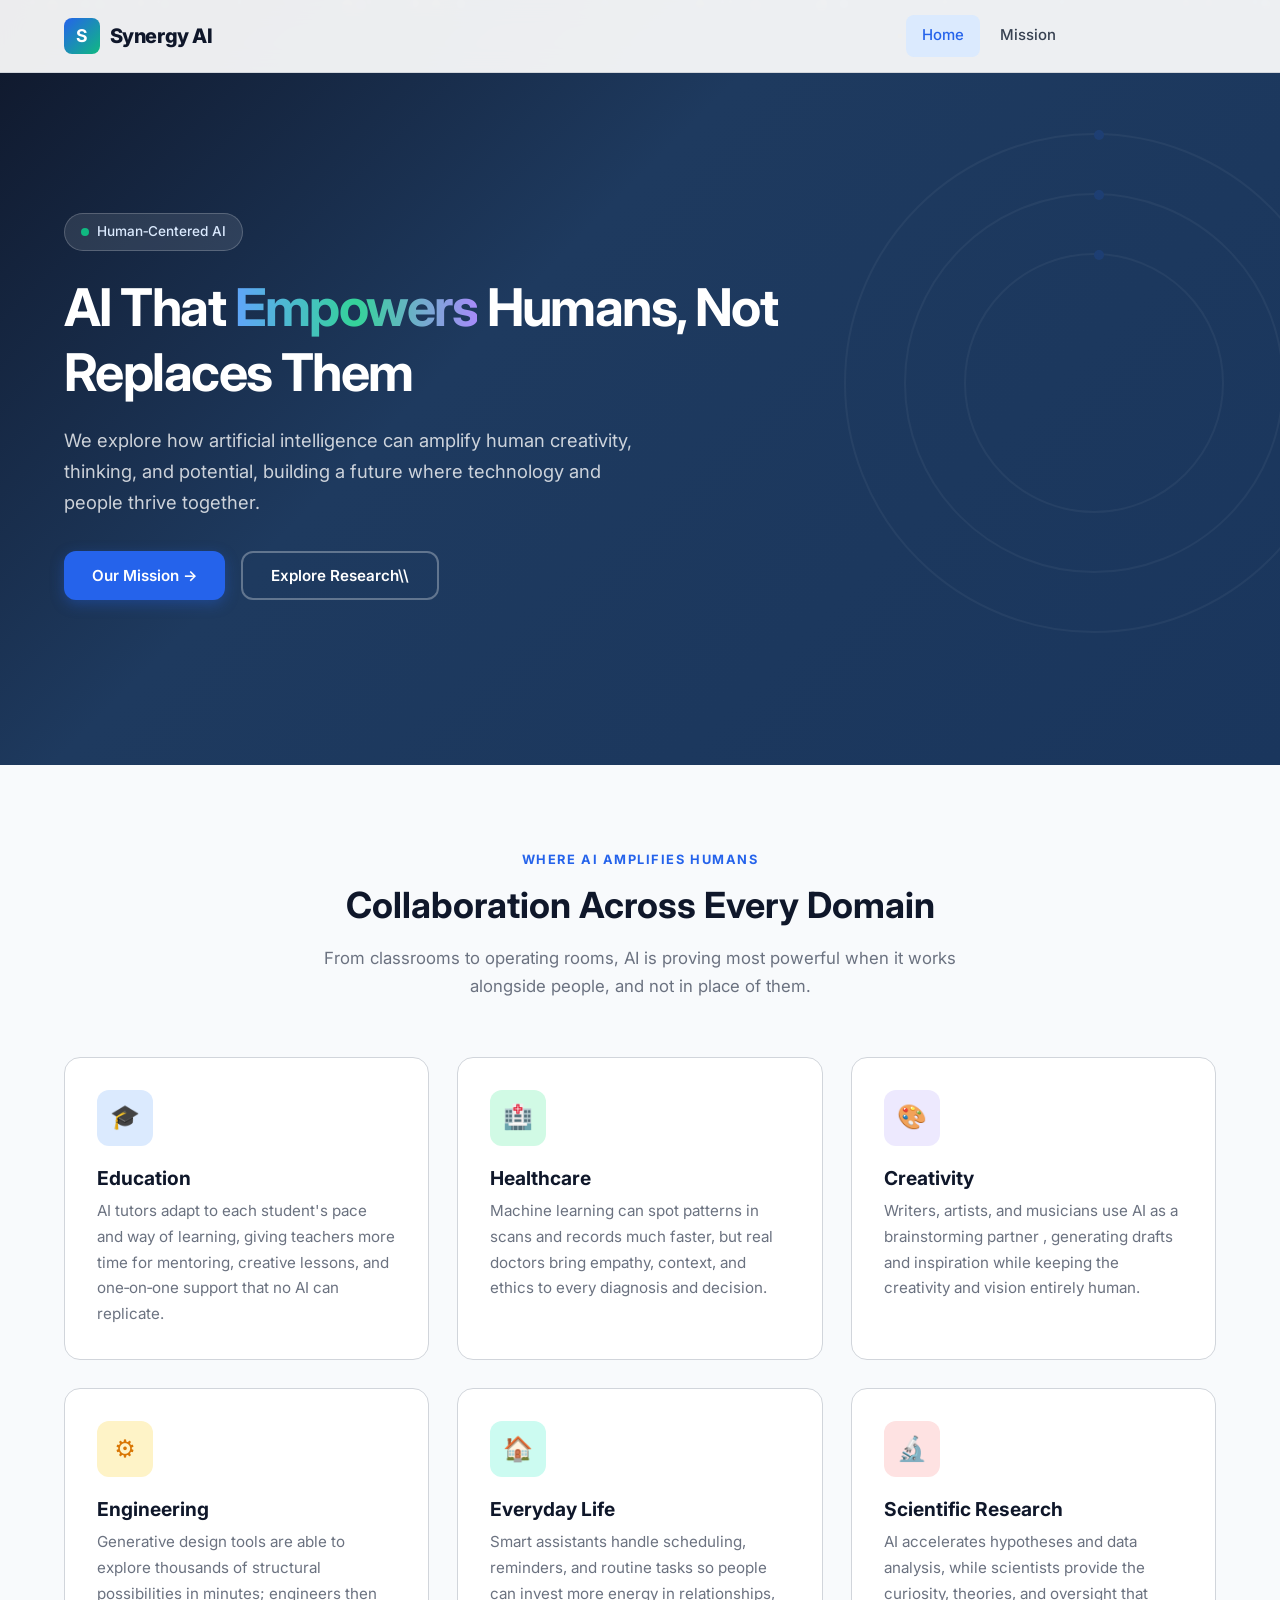
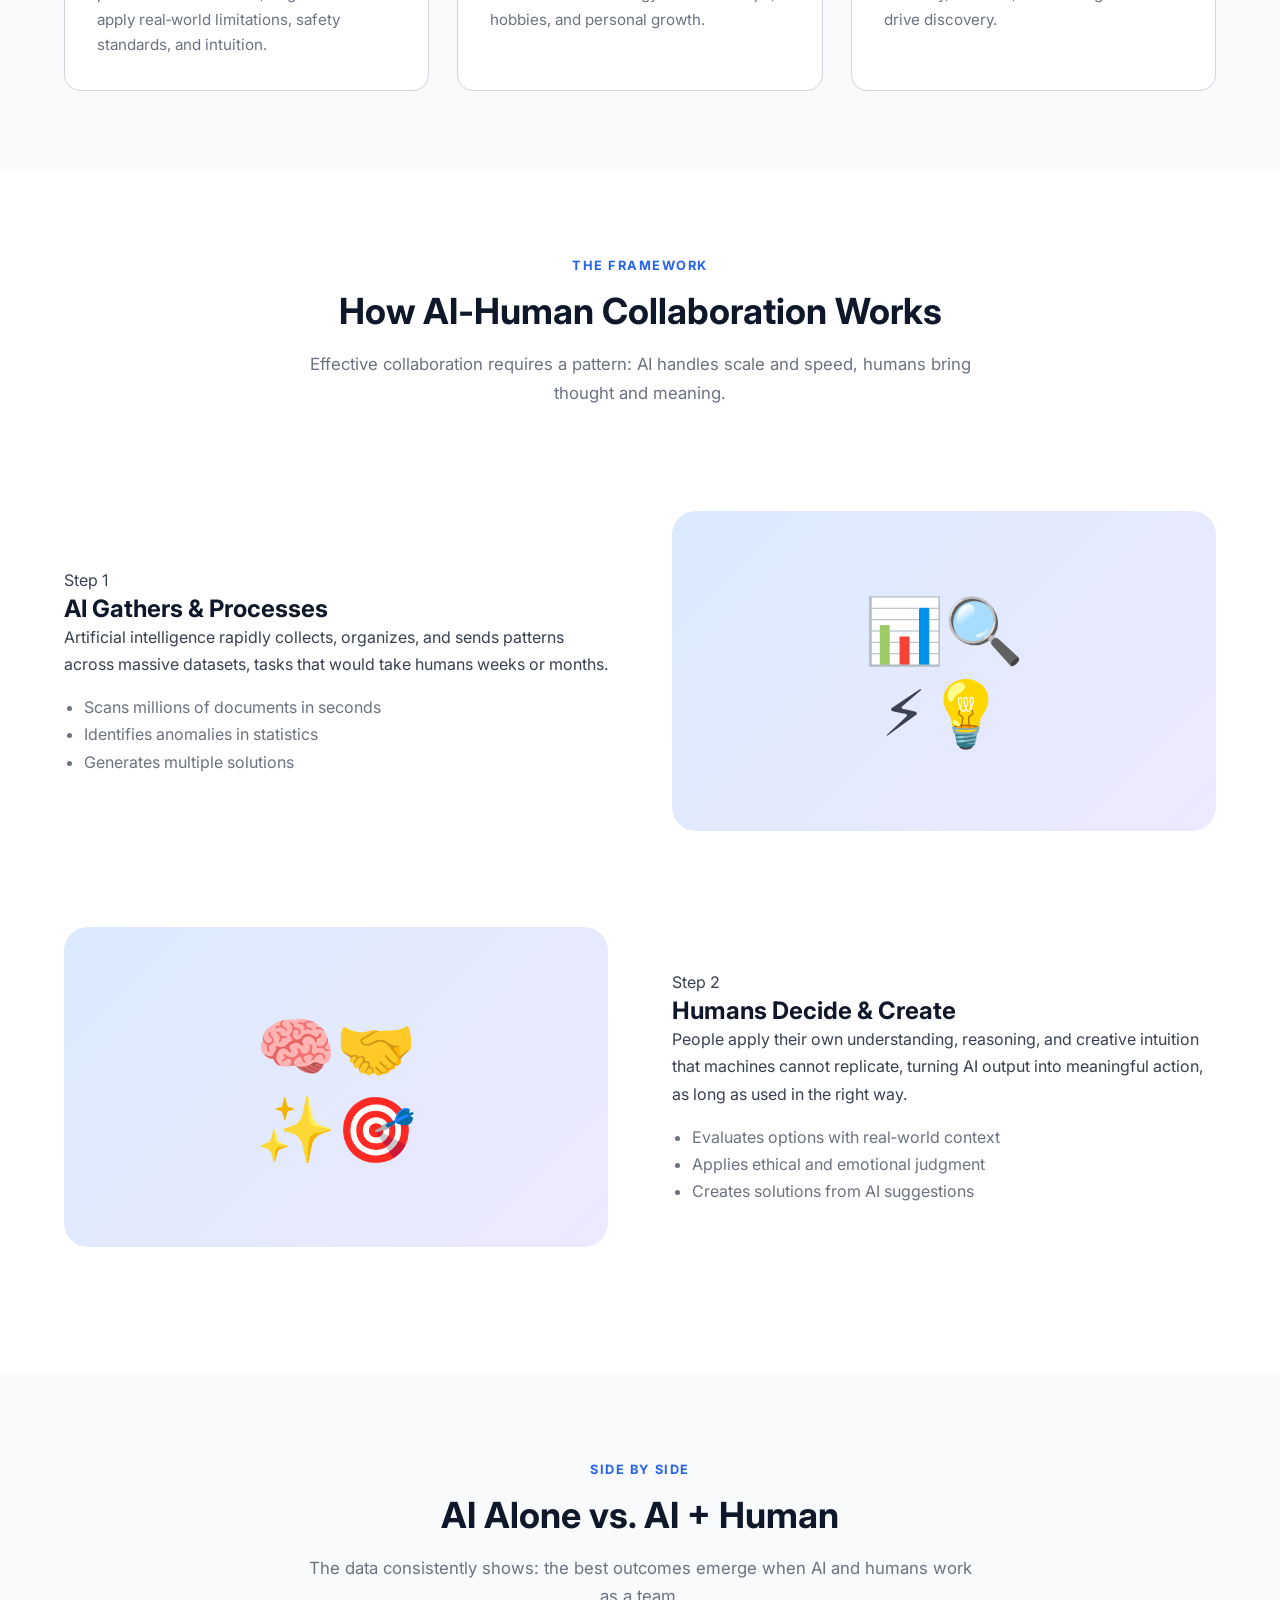
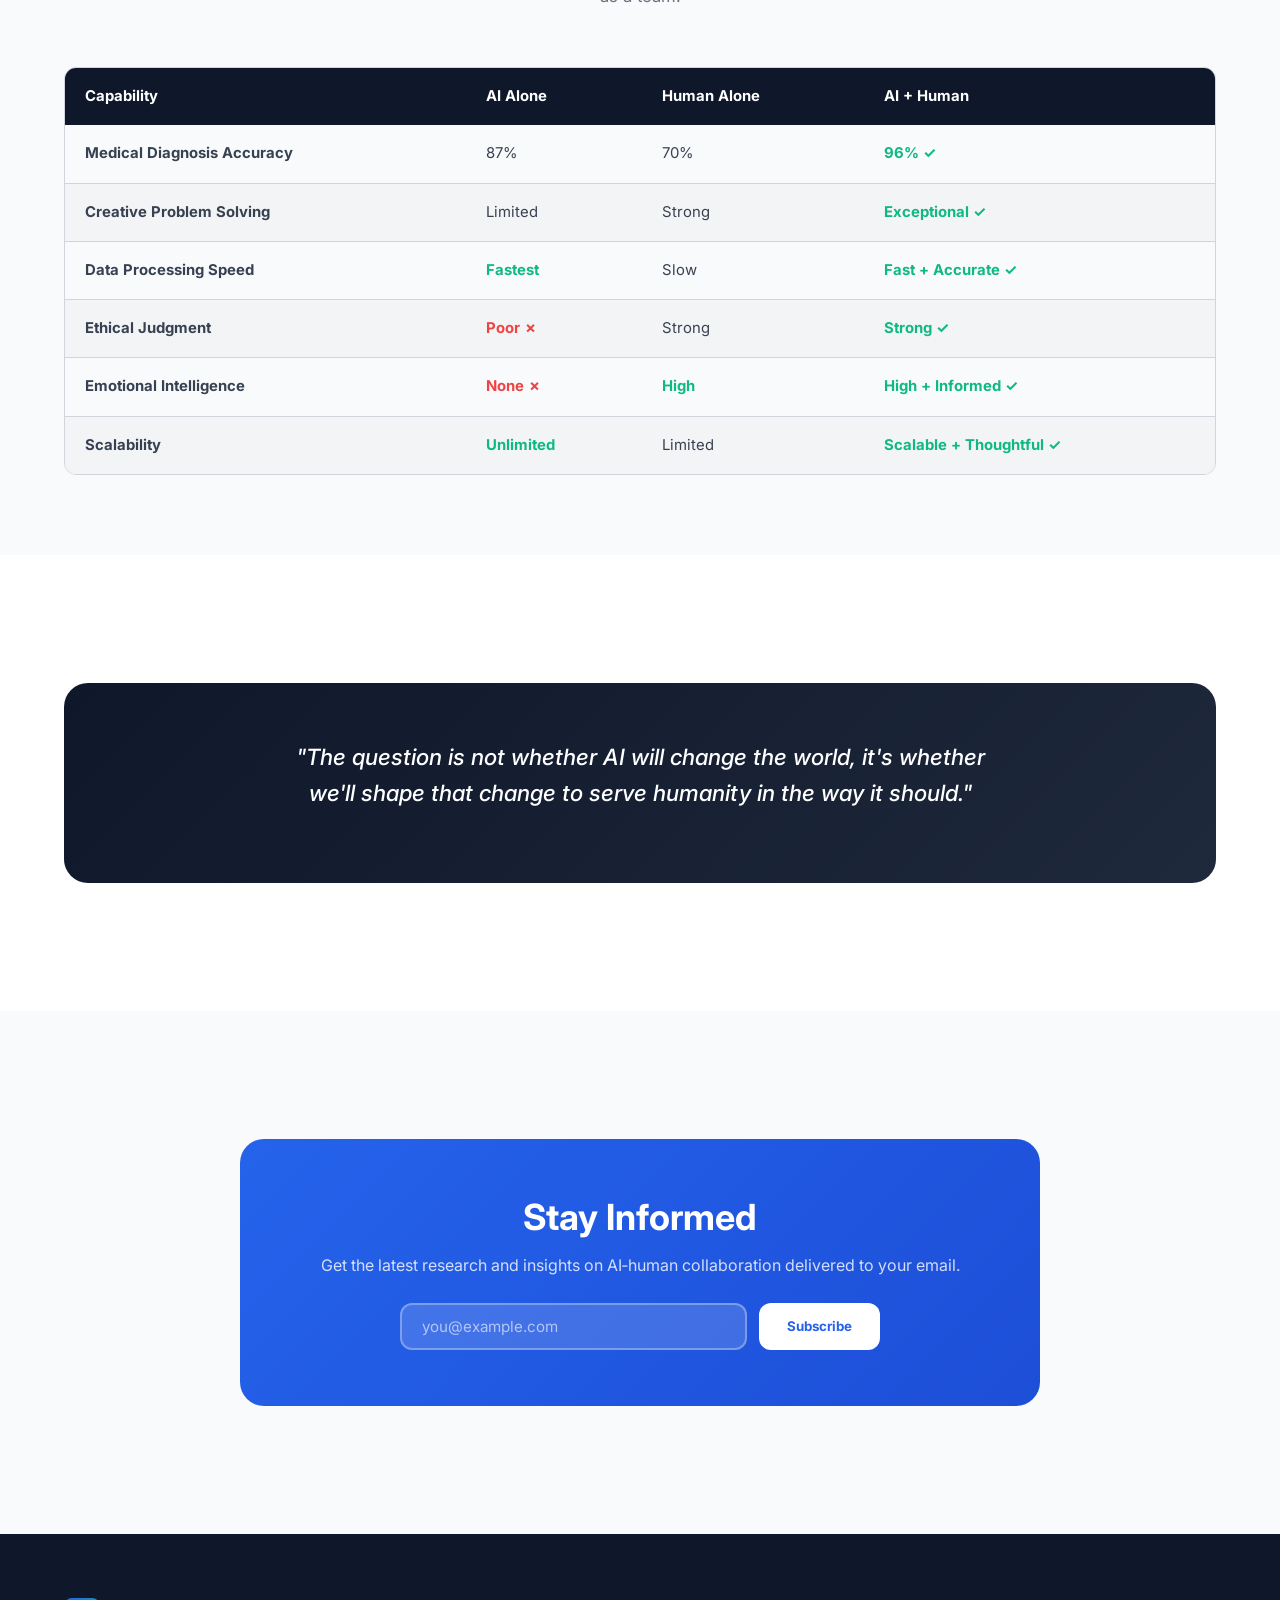
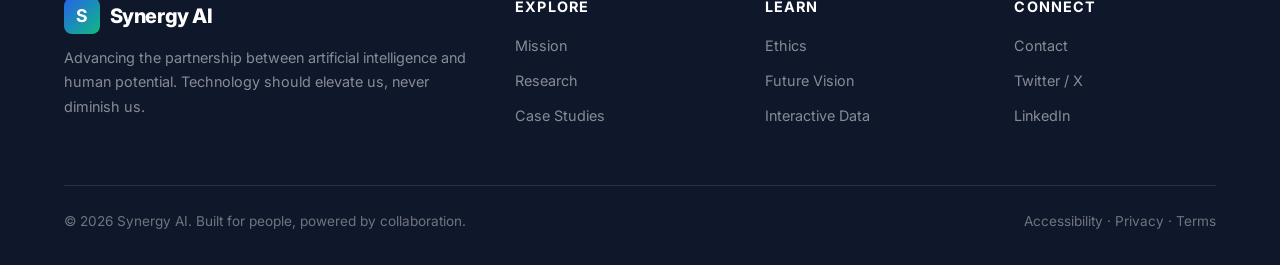
<file: index.html>
<!DOCTYPE html>
<html lang="en">
<head>
  <meta charset="UTF-8">
  <meta name="viewport" content="width=device-width, initial-scale=1.0">
  <meta name="description" content=">
  <title>Synergy AI</title>
  <link rel="preconnect" href="https://fonts.googleapis.com">
  <link rel="preconnect" href="https://fonts.gstatic.com" crossorigin>
  <link href="https://fonts.googleapis.com/css2?family=Inter:wght@400;500;600;700;800;900&display=swap" rel="stylesheet">
  <link rel="stylesheet" href="styles.css">
</head>
<body>

  <a href="#main" class="skip-link">Skip to main content</a>

  <!-- ===== HEADER ===== -->
  <header class="site-header" role="banner">
    <div class="nav-wrapper">
      <a href="index.html" class="logo" aria-label="Synergy AI Home">
        <span class="logo-icon" aria-hidden="true">S</span>
        <span>Synergy AI</span>
      </a>
      <nav aria-label="Main navigation">
        <button class="nav-toggle" aria-label="Open menu" aria-expanded="false">
          <svg viewBox="0 0 24 24" fill="none" stroke="currentColor" stroke-width="2" stroke-linecap="round"><line x1="3" y1="6" x2="21" y2="6"/><line x1="3" y1="12" x2="21" y2="12"/><line x1="3" y1="18" x2="21" y2="18"/></svg>
        </button>
        <ul class="nav-links" role="menubar">
          <button class="nav-close" aria-label="Close menu">
            <svg viewBox="0 0 24 24" fill="none" stroke="currentColor" stroke-width="2" stroke-linecap="round"><line x1="18" y1="6" x2="6" y2="18"/><line x1="6" y1="6" x2="18" y2="18"/></svg>
          </button>
          <li role="none"><a href="index.html" role="menuitem" class="active">Home</a></li>
          <li role="none"><a href="mission.html" role="menuitem">Mission</a></li>
          <li role="none"><a href="research.html" role="menuitem"></a></li>
          <li role="none"><a href="case-studies.html" role="menuitem"></a></li>
          <li role="none"><a href="ethics.html" role="menuitem"></a></li>
          <li role="none"><a href="future.html" role="menuitem"></a></li>
        </ul>
      </nav>
    </div>
  </header>

  <!-- ===== HERO ===== -->
  <section class="hero hero-home" aria-labelledby="hero-heading">
    <div class="hero-particles" aria-hidden="true"></div>
    <div class="hero-visual" aria-hidden="true">
      <div class="hero-ring"><div class="hero-ring-dot"></div></div>
      <div class="hero-ring"><div class="hero-ring-dot"></div></div>
      <div class="hero-ring"><div class="hero-ring-dot"></div></div>
    </div>
    <div class="container">
      <div class="hero-content">
        <div class="hero-badge"><span class="dot" aria-hidden="true"></span> Human‑Centered AI</div>
        <h1 id="hero-heading">AI That <span class="gradient-text">Empowers</span> Humans, Not Replaces Them</h1>
        <p>We explore how artificial intelligence can amplify human creativity, thinking, and potential, building a future where technology and people thrive together.</p>
        <div class="hero-actions">
          <a href="mission.html" class="btn btn-primary">Our Mission →</a>
          <a href="research.html" class="btn btn-outline">Explore Research\\</a>
        </div>
      </div>
    </div>
  </section>

  <!-- ===== MAIN ===== -->
  <main id="main">

    <!-- 

    <!-- Domains -->
    <section class="section" aria-labelledby="domains-heading">
      <div class="container">
        <div class="section-header reveal">
          <span class="overline">Where AI Amplifies Humans</span>
          <h2 id="domains-heading">Collaboration Across Every Domain</h2>
          <p>From classrooms to operating rooms, AI is proving most powerful when it works alongside people, and not in place of them.</p>
        </div>

        <div class="card-grid">
          <article class="card reveal" aria-labelledby="card-edu">
            <div class="card-icon blue" aria-hidden="true">🎓</div>
            <h3 id="card-edu">Education</h3>
            <p>AI tutors adapt to each student's pace and way of learning, giving teachers more time for mentoring, creative lessons, and one‑on‑one support that no AI can replicate.</p>
          </article>

          <article class="card reveal" aria-labelledby="card-health">
            <div class="card-icon green" aria-hidden="true">🏥</div>
            <h3 id="card-health">Healthcare</h3>
            <p>Machine learning can spot patterns in scans and records much faster, but real doctors bring empathy, context, and ethics to every diagnosis and decision.</p>
          </article>

          <article class="card reveal" aria-labelledby="card-create">
            <div class="card-icon purple" aria-hidden="true">🎨</div>
            <h3 id="card-create">Creativity</h3>
            <p>Writers, artists, and musicians use AI as a brainstorming partner , generating drafts and inspiration while keeping the creativity and vision entirely human.</p>
          </article>

          <article class="card reveal" aria-labelledby="card-eng">
            <div class="card-icon amber" aria-hidden="true">⚙️</div>
            <h3 id="card-eng">Engineering</h3>
            <p>Generative design tools are able to explore thousands of structural possibilities in minutes; engineers then apply real‑world limitations, safety standards, and intuition.</p>
          </article>

          <article class="card reveal" aria-labelledby="card-daily">
            <div class="card-icon teal" aria-hidden="true">🏠</div>
            <h3 id="card-daily">Everyday Life</h3>
            <p>Smart assistants handle scheduling, reminders, and routine tasks so people can invest more energy in relationships, hobbies, and personal growth.</p>
          </article>

          <article class="card reveal" aria-labelledby="card-science">
            <div class="card-icon red" aria-hidden="true">🔬</div>
            <h3 id="card-science">Scientific Research</h3>
            <p>AI accelerates hypotheses and data analysis, while scientists provide the curiosity, theories, and oversight that drive discovery.</p>
          </article>
        </div>
      </div>
    </section>

    <!-- How It Works -->
    <section class="section section-alt" aria-labelledby="how-heading">
      <div class="container">
        <div class="section-header reveal">
          <span class="overline">The Framework</span>
          <h2 id="how-heading">How AI‑Human Collaboration Works</h2>
          <p>Effective collaboration requires a pattern: AI handles scale and speed, humans bring thought and meaning.</p>
        </div>

        <div class="feature-split reveal">
          <div>
            <span class="overline">Step 1</span>
            <h3>AI Gathers &amp; Processes</h3>
            <p>Artificial intelligence rapidly collects, organizes, and sends patterns across massive datasets, tasks that would take humans weeks or months.</p>
            <ul style="margin-top:1rem; padding-left:1.25rem; color:var(--clr-gray-500);">
              <li>Scans millions of documents in seconds</li>
              <li>Identifies anomalies in statistics</li>
              <li>Generates multiple solutions</li>
            </ul>
          </div>
          <div class="feature-visual" aria-hidden="true">
            <div class="feature-visual-inner">📊🔍<br>⚡💡</div>
          </div>
        </div>

        <div class="feature-split reverse reveal">
          <div>
            <span class="overline">Step 2</span>
            <h3>Humans Decide &amp; Create</h3>
            <p>People apply their own understanding, reasoning, and creative intuition that machines cannot replicate, turning AI output into meaningful action, as long as used in the right way.</p>
            <ul style="margin-top:1rem; padding-left:1.25rem; color:var(--clr-gray-500);">
              <li>Evaluates options with real‑world context</li>
              <li>Applies ethical and emotional judgment</li>
              <li>Creates solutions from AI suggestions</li>
            </ul>
          </div>
          <div class="feature-visual" aria-hidden="true">
            <div class="feature-visual-inner">🧠🤝<br>✨🎯</div>
          </div>
        </div>
      </div>
    </section>

    <!-- Comparison Table -->
    <section class="section" aria-labelledby="compare-heading">
      <div class="container">
        <div class="section-header reveal">
          <span class="overline">Side by Side</span>
          <h2 id="compare-heading">AI Alone vs. AI + Human</h2>
          <p>The data consistently shows: the best outcomes emerge when AI and humans work as a team.</p>
        </div>

        <div class="reveal" style="overflow-x:auto;">
          <table class="comparison-table" aria-label="Comparison of AI alone versus AI with human collaboration">
            <thead>
              <tr>
                <th scope="col">Capability</th>
                <th scope="col">AI Alone</th>
                <th scope="col">Human Alone</th>
                <th scope="col">AI + Human</th>
              </tr>
            </thead>
            <tbody>
              <tr>
                <td><strong>Medical Diagnosis Accuracy</strong></td>
                <td>87%</td>
                <td>70%</td>
                <td><span class="check">96% ✓</span></td>
              </tr>
              <tr>
                <td><strong>Creative Problem Solving</strong></td>
                <td>Limited</td>
                <td>Strong</td>
                <td><span class="check">Exceptional ✓</span></td>
              </tr>
              <tr>
                <td><strong>Data Processing Speed</strong></td>
                <td><span class="check">Fastest</span></td>
                <td>Slow</td>
                <td><span class="check">Fast + Accurate ✓</span></td>
              </tr>
              <tr>
                <td><strong>Ethical Judgment</strong></td>
                <td><span class="cross">Poor ✗</span></td>
                <td>Strong</td>
                <td><span class="check">Strong ✓</span></td>
              </tr>
              <tr>
                <td><strong>Emotional Intelligence</strong></td>
                <td><span class="cross">None ✗</span></td>
                <td><span class="check">High</span></td>
                <td><span class="check">High + Informed ✓</span></td>
              </tr>
              <tr>
                <td><strong>Scalability</strong></td>
                <td><span class="check">Unlimited</span></td>
                <td>Limited</td>
                <td><span class="check">Scalable + Thoughtful ✓</span></td>
              </tr>
            </tbody>
          </table>
        </div>
      </div>
    </section>

    <!-- Quote -->
    <section class="section section-alt" aria-label="Featured quote">
      <div class="container">
        <div class="callout reveal">
          <blockquote>"The question is not whether AI will change the world, it's whether we'll shape that change to serve humanity in the way it should."</blockquote>
          <cite> </cite>
        </div>
      </div>
    </section>

    <!-- CTA -->
    <section class="section" aria-labelledby="cta-heading">
      <div class="container">
        <div class="newsletter reveal">
          <h2 id="cta-heading">Stay Informed</h2>
          <p>Get the latest research and insights on AI‑human collaboration delivered to your email.</p>
          <form class="newsletter-form" aria-label="Newsletter signup">
            <label for="nl-email" class="sr-only">Email address</label>
            <input type="email" id="nl-email" placeholder="you@example.com" required>
            <button type="submit">Subscribe</button>
          </form>
        </div>
      </div>
    </section>

  </main>

  <!-- ===== FOOTER ===== -->
  <footer class="site-footer" role="contentinfo">
    <div class="container">
      <div class="footer-grid">
        <div class="footer-brand">
          <a href="index.html" class="logo" style="color:#fff;">
            <span class="logo-icon" aria-hidden="true">S</span>
            <span>Synergy AI</span>
          </a>
          <p>Advancing the partnership between artificial intelligence and human potential. Technology should elevate us, never diminish us.</p>
        </div>
        <div class="footer-col">
          <h4>Explore</h4>
          <ul>
            <li><a href="mission.html">Mission</a></li>
            <li><a href="research.html">Research</a></li>
            <li><a href="case-studies.html">Case Studies</a></li>
          </ul>
        </div>
        <div class="footer-col">
          <h4>Learn</h4>
          <ul>
            <li><a href="ethics.html">Ethics</a></li>
            <li><a href="future.html">Future Vision</a></li>
            <li><a href="research.html#interactive">Interactive Data</a></li>
          </ul>
        </div>
        <div class="footer-col">
          <h4>Connect</h4>
          <ul>
            <li><a href="#" aria-label="Contact us">Contact</a></li>
            <li><a href="#" aria-label="Twitter">Twitter / X</a></li>
            <li><a href="#" aria-label="LinkedIn">LinkedIn</a></li>
          </ul>
        </div>
      </div>
      <div class="footer-bottom">
        <span>&copy; 2026 Synergy AI. Built for people, powered by collaboration.</span>
        <span>Accessibility · Privacy · Terms</span>
      </div>
    </div>
  </footer>

  <script src="script.js"></script>
</body>
</html>
</file>
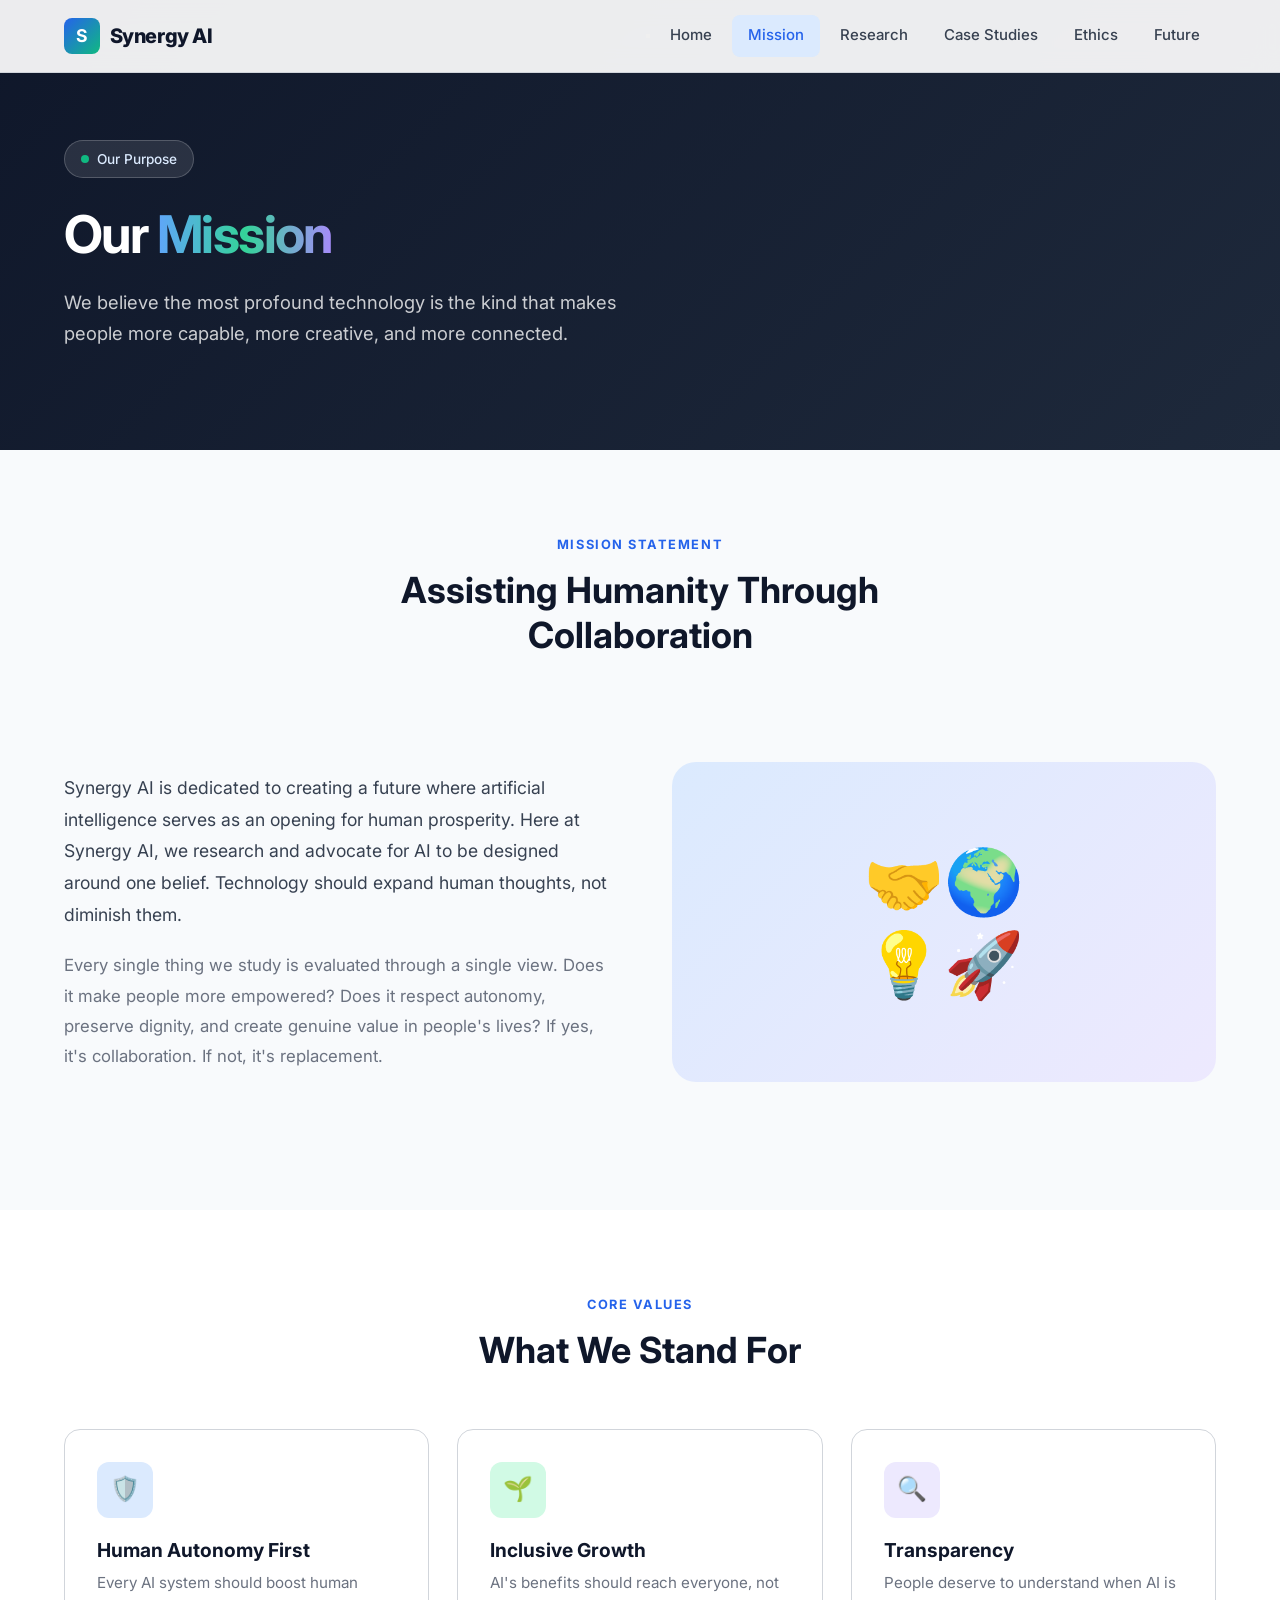
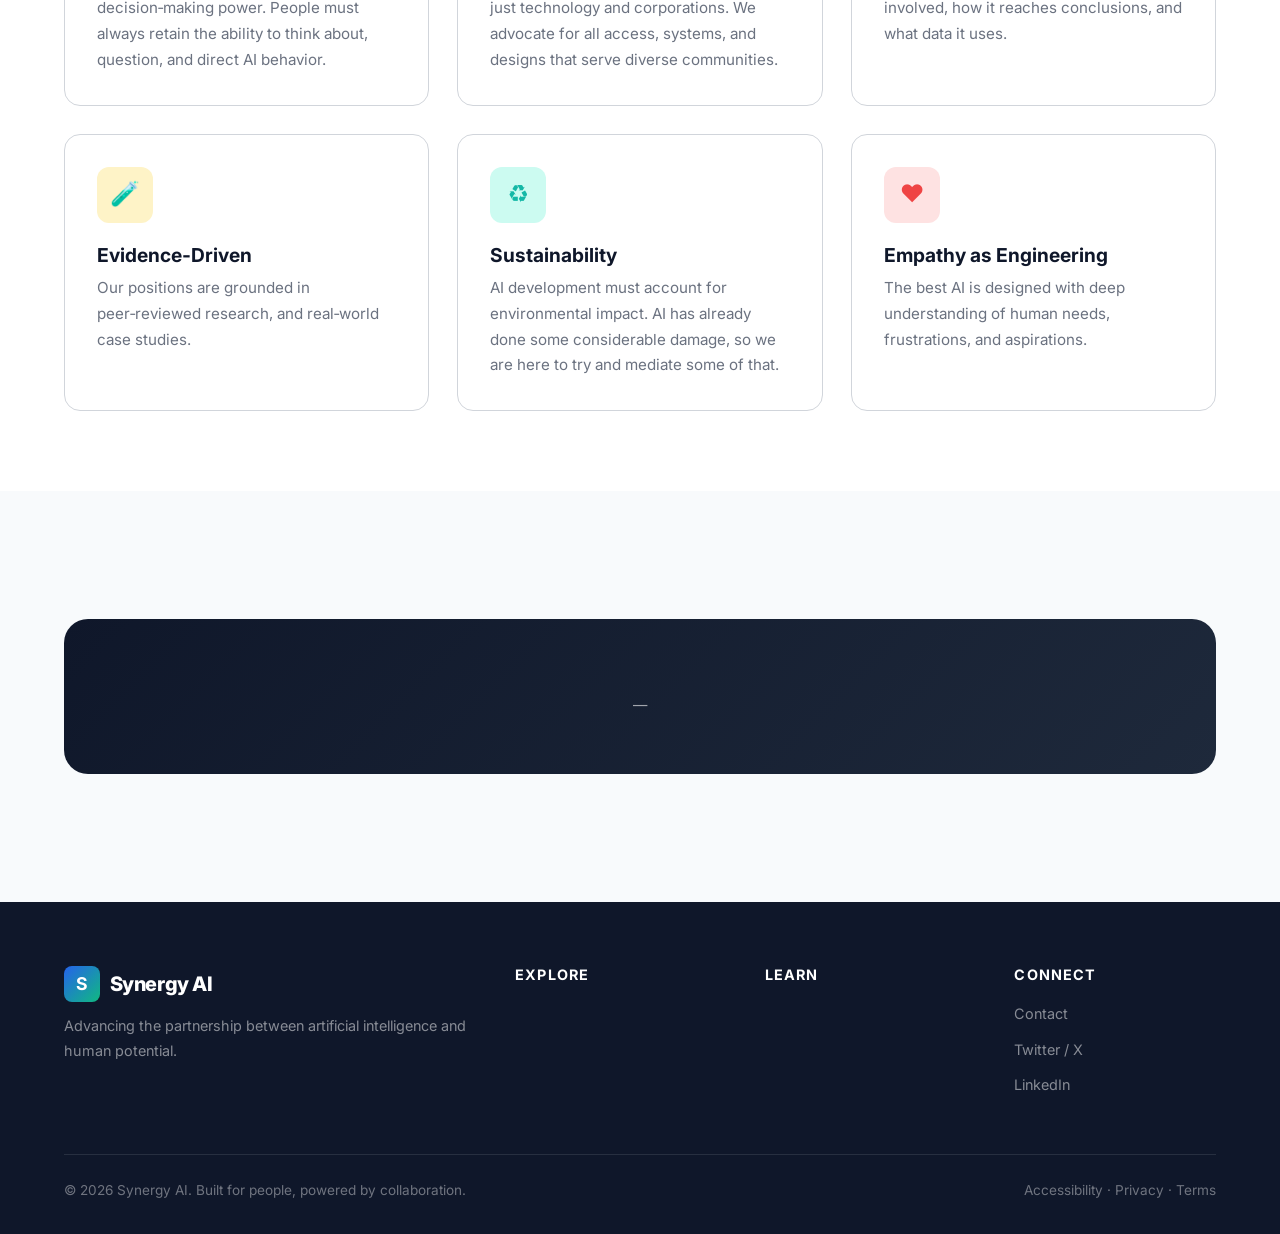
<file: mission.html>
<!DOCTYPE html>
<html lang="en">
<head>
  <meta charset="UTF-8">
  <meta name="viewport" content="width=device-width, initial-scale=1.0">
  <meta name="description" content="Our mission: ensure artificial intelligence serves as a partner to humanity — amplifying what makes us uniquely human.">
  <title>Synergy AI</title>
  <link rel="preconnect" href="https://fonts.googleapis.com">
  <link rel="preconnect" href="https://fonts.gstatic.com" crossorigin>
  <link href="https://fonts.googleapis.com/css2?family=Inter:wght@400;500;600;700;800;900&display=swap" rel="stylesheet">
  <link rel="stylesheet" href="styles.css">
</head>
<body>

  <a href="#main" class="skip-link">Skip to main content</a>

  <!-- HEADER -->
  <header class="site-header" role="banner">
    <div class="nav-wrapper">
      <a href="index.html" class="logo" aria-label="Synergy AI Home">
        <span class="logo-icon" aria-hidden="true">S</span>
        <span>Synergy AI</span>
      </a>
      <nav aria-label="Main navigation">
        <button class="nav-toggle" aria-label="Open menu" aria-expanded="false">
          <svg viewBox="0 0 24 24" fill="none" stroke="currentColor" stroke-width="2" stroke-linecap="round"><line x1="3" y1="6" x2="21" y2="6"/><line x1="3" y1="12" x2="21" y2="12"/><line x1="3" y1="18" x2="21" y2="18"/></svg>
        </button>
        <ul class="nav-links" role="menubar">
          <button class="nav-close" aria-label="Close menu">
            <svg viewBox="0 0 24 24" fill="none" stroke="currentColor" stroke-width="2" stroke-linecap="round"><line x1="18" y1="6" x2="6" y2="18"/><line x1="6" y1="6" x2="18" y2="18"/></svg>
          </button>
          <li role="none"><a href="index.html" role="menuitem">Home</a></li>
          <li role="none"><a href="mission.html" role="menuitem" class="active">Mission</a></li>
          <li role="none"><a href="research.html" role="menuitem">Research</a></li>
          <li role="none"><a href="case-studies.html" role="menuitem">Case Studies</a></li>
          <li role="none"><a href="ethics.html" role="menuitem">Ethics</a></li>
          <li role="none"><a href="future.html" role="menuitem">Future</a></li>
        </ul>
      </nav>
    </div>
  </header>

  <!-- HERO -->
  <section class="hero hero-page" aria-labelledby="mission-hero">
    <div class="container">
      <div class="hero-content">
        <div class="hero-badge"><span class="dot" aria-hidden="true"></span> Our Purpose</div>
        <h1 id="mission-hero">Our <span class="gradient-text">Mission</span></h1>
        <p>We believe the most profound technology is the kind that makes people more capable, more creative, and more connected. </p>
      </div>
    </div>
  </section>

  <!-- MAIN -->
  <main id="main">

    <!-- Mission Statement -->
    <section class="section" aria-labelledby="ms-heading">
      <div class="container">
        <div class="section-header reveal">
          <span class="overline">Mission Statement</span>
          <h2 id="ms-heading">Assisting Humanity Through Collaboration</h2>
        </div>

        <div class="feature-split reveal">
          <div>
            <p style="font-size:1.1rem; color:var(--clr-gray-700); line-height:1.8;">
 Synergy AI is dedicated to creating a future where artificial intelligence serves as an opening for human prosperity. Here at Synergy AI, we research and advocate for AI to be designed around one belief. Technology should expand human thoughts, not diminish them.


            </p>
            <p style="font-size:1.05rem; color:var(--clr-gray-500); line-height:1.8; margin-top:1.25rem;">
              Every single thing we study is evaluated through a single view. Does it make people more empowered? Does it respect autonomy, preserve dignity, and create genuine value in people's lives? If yes, it's collaboration. If not, it's replacement.
            </p>
          </div>
          <div class="feature-visual" aria-hidden="true">
            <div class="feature-visual-inner">🤝🌍<br>💡🚀</div>
          </div>
        </div>
      </div>
    </section>

    <!-- Core Values -->
    <section class="section section-alt" aria-labelledby="values-heading">
      <div class="container">
        <div class="section-header reveal">
          <span class="overline">Core Values</span>
          <h2 id="values-heading">What We Stand For</h2>
          <p></p>
        </div>

        <div class="card-grid">
          <article class="card reveal">
            <div class="card-icon blue" aria-hidden="true">🛡️</div>
            <h3>Human Autonomy First</h3>
            <p>Every AI system should boost human decision‑making power. People must always retain the ability to think about, question, and direct AI behavior.</p>
          </article>

          <article class="card reveal">
            <div class="card-icon green" aria-hidden="true">🌱</div>
            <h3>Inclusive Growth</h3>
            <p>AI's benefits should reach everyone, not just technology and corporations. We advocate for all access, systems, and designs that serve diverse communities.</p>
          </article>

          <article class="card reveal">
            <div class="card-icon purple" aria-hidden="true">🔍</div>
            <h3>Transparency</h3>
            <p>People deserve to understand when AI is involved, how it reaches conclusions, and what data it uses.</p>
          </article>

          <article class="card reveal">
            <div class="card-icon amber" aria-hidden="true">🧪</div>
            <h3>Evidence‑Driven</h3>
            <p>Our positions are grounded in peer‑reviewed research, and real‑world case studies.</p>
          </article>

          <article class="card reveal">
            <div class="card-icon teal" aria-hidden="true">♻️</div>
            <h3>Sustainability</h3>
            <p>AI development must account for environmental impact. AI has already done some considerable damage, so we are here to try and mediate some of that.</p>
          </article>

          <article class="card reveal">
            <div class="card-icon red" aria-hidden="true">❤️</div>
            <h3>Empathy as Engineering</h3>
            <p>The best AI is designed with deep understanding of human needs, frustrations, and aspirations.</p>
          </article>
        </div>
      </div>
    </section>

    

  

    <!-- Quote -->
    <section class="section" aria-label="Inspirational quote">
      <div class="container">
        <div class="callout reveal">
          <blockquote></blockquote>
          <cite>— </cite>
        </div>
      </div>
    </section>

  </main>

  <!-- FOOTER -->
  <footer class="site-footer" role="contentinfo">
    <div class="container">
      <div class="footer-grid">
        <div class="footer-brand">
          <a href="index.html" class="logo" style="color:#fff;">
            <span class="logo-icon" aria-hidden="true">S</span>
            <span>Synergy AI</span>
          </a>
          <p>Advancing the partnership between artificial intelligence and human potential.</p>
        </div>
        <div class="footer-col">
          <h4>Explore</h4>
          <ul>
            <li><a href="mission.html"></a></li>
            <li><a href="research.html"></a></li>
            <li><a href="case-studies.html"></a></li>
          </ul>
        </div>
        <div class="footer-col">
          <h4>Learn</h4>
          <ul>
            <li><a href="ethics.html"></a></li>
            <li><a href="future.html"></a></li>
          </ul>
        </div>
        <div class="footer-col">
          <h4>Connect</h4>
          <ul>
            <li><a href="#">Contact</a></li>
            <li><a href="#">Twitter / X</a></li>
            <li><a href="#">LinkedIn</a></li>
          </ul>
        </div>
      </div>
      <div class="footer-bottom">
        <span>&copy; 2026 Synergy AI. Built for people, powered by collaboration.</span>
        <span>Accessibility · Privacy · Terms</span>
      </div>
    </div>
  </footer>

  <script src="script.js"></script>
</body>
</html>
</file>
<file: styles.css>
/* ============================================
   AI‑Human Collaboration — Global Stylesheet
   ============================================ */

/* --- CSS Custom Properties --- */
:root {
  --clr-primary: #2563eb;
  --clr-primary-dark: #1d4ed8;
  --clr-primary-light: #dbeafe;
  --clr-secondary: #10b981;
  --clr-secondary-dark: #059669;
  --clr-accent: #f59e0b;
  --clr-accent-light: #fef3c7;
  --clr-dark: #0f172a;
  --clr-dark-mid: #1e293b;
  --clr-gray-900: #111827;
  --clr-gray-700: #374151;
  --clr-gray-500: #6b7280;
  --clr-gray-300: #d1d5db;
  --clr-gray-100: #f3f4f6;
  --clr-white: #ffffff;
  --clr-bg: #f8fafc;
  --clr-danger: #ef4444;
  --clr-purple: #8b5cf6;
  --clr-teal: #14b8a6;
  --font-display: 'Inter', system-ui, -apple-system, sans-serif;
  --font-body: 'Inter', system-ui, -apple-system, sans-serif;
  --font-mono: 'Fira Code', 'Cascadia Code', monospace;
  --shadow-sm: 0 1px 2px rgba(0,0,0,.05);
  --shadow-md: 0 4px 6px -1px rgba(0,0,0,.07), 0 2px 4px -2px rgba(0,0,0,.05);
  --shadow-lg: 0 10px 15px -3px rgba(0,0,0,.08), 0 4px 6px -4px rgba(0,0,0,.04);
  --shadow-xl: 0 20px 25px -5px rgba(0,0,0,.1), 0 8px 10px -6px rgba(0,0,0,.05);
  --radius-sm: .375rem;
  --radius-md: .5rem;
  --radius-lg: .75rem;
  --radius-xl: 1rem;
  --radius-2xl: 1.5rem;
  --transition: .3s cubic-bezier(.4,0,.2,1);
  --max-w: 1200px;
}

/* --- Reset & Base --- */
*, *::before, *::after { box-sizing: border-box; margin: 0; padding: 0; }

html {
  scroll-behavior: smooth;
  font-size: 16px;
  -webkit-text-size-adjust: 100%;
}

body {
  font-family: var(--font-body);
  color: var(--clr-gray-700);
  background: var(--clr-bg);
  line-height: 1.7;
  overflow-x: hidden;
  -webkit-font-smoothing: antialiased;
}

img, svg { display: block; max-width: 100%; height: auto; }

a {
  color: var(--clr-primary);
  text-decoration: none;
  transition: color var(--transition);
}
a:hover { color: var(--clr-primary-dark); }

h1, h2, h3, h4, h5, h6 {
  font-family: var(--font-display);
  color: var(--clr-dark);
  line-height: 1.25;
  font-weight: 700;
}

h1 { font-size: clamp(2rem, 5vw, 3.25rem); }
h2 { font-size: clamp(1.5rem, 4vw, 2.25rem); }
h3 { font-size: clamp(1.2rem, 3vw, 1.5rem); }

p + p { margin-top: 1rem; }

/* --- Accessibility --- */
.skip-link {
  position: absolute;
  top: -100%;
  left: 1rem;
  background: var(--clr-primary);
  color: var(--clr-white);
  padding: .75rem 1.5rem;
  border-radius: var(--radius-md);
  z-index: 10000;
  font-weight: 600;
  transition: top var(--transition);
}
.skip-link:focus {
  top: 1rem;
}

*:focus-visible {
  outline: 3px solid var(--clr-primary);
  outline-offset: 2px;
  border-radius: 2px;
}

.sr-only {
  position: absolute; width: 1px; height: 1px;
  padding: 0; margin: -1px; overflow: hidden;
  clip: rect(0,0,0,0); white-space: nowrap; border: 0;
}

/* --- Container --- */
.container {
  width: 100%;
  max-width: var(--max-w);
  margin: 0 auto;
  padding: 0 1.5rem;
}

/* --- Header & Nav --- */
.site-header {
  position: fixed;
  top: 0; left: 0; right: 0;
  background: rgba(255,255,255,.92);
  backdrop-filter: blur(12px);
  -webkit-backdrop-filter: blur(12px);
  border-bottom: 1px solid var(--clr-gray-300);
  z-index: 1000;
  transition: box-shadow var(--transition);
}
.site-header.scrolled {
  box-shadow: var(--shadow-md);
}

.nav-wrapper {
  display: flex;
  align-items: center;
  justify-content: space-between;
  height: 72px;
  max-width: var(--max-w);
  margin: 0 auto;
  padding: 0 1.5rem;
}

.logo {
  display: flex;
  align-items: center;
  gap: .6rem;
  font-weight: 800;
  font-size: 1.25rem;
  color: var(--clr-dark);
  text-decoration: none;
  letter-spacing: -.02em;
}
.logo .logo-icon {
  width: 36px; height: 36px;
  background: linear-gradient(135deg, var(--clr-primary), var(--clr-secondary));
  border-radius: var(--radius-md);
  display: flex; align-items: center; justify-content: center;
  color: var(--clr-white);
  font-size: 1.1rem;
  font-weight: 700;
}

.nav-links {
  display: flex;
  align-items: center;
  gap: .25rem;
  list-style: none;
}
.nav-links a {
  display: block;
  padding: .5rem 1rem;
  color: var(--clr-gray-700);
  font-weight: 500;
  font-size: .935rem;
  border-radius: var(--radius-md);
  transition: background var(--transition), color var(--transition);
}
.nav-links a:hover,
.nav-links a.active {
  background: var(--clr-primary-light);
  color: var(--clr-primary);
}

/* Mobile menu */
.nav-toggle {
  display: none;
  background: none;
  border: none;
  cursor: pointer;
  padding: .5rem;
  color: var(--clr-dark);
}
.nav-toggle svg { width: 28px; height: 28px; }

@media (max-width: 900px) {
  .nav-toggle { display: flex; }
  .nav-links {
    position: fixed;
    inset: 0;
    background: var(--clr-white);
    flex-direction: column;
    align-items: center;
    justify-content: center;
    gap: .5rem;
    transform: translateX(100%);
    transition: transform .4s cubic-bezier(.4,0,.2,1);
    z-index: 999;
  }
  .nav-links.open { transform: translateX(0); }
  .nav-links a { font-size: 1.25rem; padding: .75rem 2rem; }
  .nav-close {
    position: absolute; top: 1.25rem; right: 1.25rem;
    background: none; border: none; cursor: pointer;
    color: var(--clr-dark); padding: .5rem;
  }
  .nav-close svg { width: 28px; height: 28px; }
}

/* --- Hero Sections --- */
.hero {
  position: relative;
  min-height: 85vh;
  display: flex;
  align-items: center;
  padding: 8rem 0 5rem;
  overflow: hidden;
}

.hero-home {
  background: linear-gradient(135deg, #0f172a 0%, #1e3a5f 40%, #1a365d 100%);
  color: var(--clr-white);
}

.hero-page {
  min-height: 50vh;
  background: linear-gradient(135deg, var(--clr-dark) 0%, var(--clr-dark-mid) 100%);
  color: var(--clr-white);
  padding: 8rem 0 3.5rem;
}

.hero-particles {
  position: absolute;
  inset: 0;
  overflow: hidden;
  pointer-events: none;
}
.hero-particles .particle {
  position: absolute;
  border-radius: 50%;
  opacity: .15;
  animation: float-particle linear infinite;
}
@keyframes float-particle {
  0% { transform: translateY(100vh) scale(0); opacity: 0; }
  10% { opacity: .15; }
  90% { opacity: .15; }
  100% { transform: translateY(-10vh) scale(1); opacity: 0; }
}

.hero-content {
  position: relative;
  z-index: 2;
  max-width: 720px;
}

.hero-badge {
  display: inline-flex;
  align-items: center;
  gap: .5rem;
  background: rgba(255,255,255,.1);
  border: 1px solid rgba(255,255,255,.2);
  padding: .4rem 1rem;
  border-radius: 100px;
  font-size: .85rem;
  font-weight: 500;
  margin-bottom: 1.5rem;
  color: var(--clr-primary-light);
}
.hero-badge .dot {
  width: 8px; height: 8px;
  background: var(--clr-secondary);
  border-radius: 50%;
  animation: pulse-dot 2s ease-in-out infinite;
}
@keyframes pulse-dot {
  0%, 100% { opacity: 1; transform: scale(1); }
  50% { opacity: .5; transform: scale(1.3); }
}

.hero h1 {
  color: var(--clr-white);
  margin-bottom: 1.25rem;
  letter-spacing: -.03em;
}
.hero h1 .gradient-text {
  background: linear-gradient(90deg, #60a5fa, #34d399, #a78bfa);
  -webkit-background-clip: text;
  -webkit-text-fill-color: transparent;
  background-clip: text;
}

.hero p {
  font-size: 1.15rem;
  color: rgba(255,255,255,.78);
  max-width: 580px;
  margin-bottom: 2rem;
}

.hero-actions {
  display: flex;
  gap: 1rem;
  flex-wrap: wrap;
}

.hero-visual {
  position: absolute;
  right: -5%;
  top: 50%;
  transform: translateY(-50%);
  width: 500px;
  height: 500px;
  opacity: .15;
  z-index: 1;
}
.hero-ring {
  position: absolute;
  border: 2px solid rgba(255,255,255,.3);
  border-radius: 50%;
  animation: spin-slow linear infinite;
}
.hero-ring:nth-child(1) { inset: 0; animation-duration: 20s; }
.hero-ring:nth-child(2) { inset: 60px; animation-duration: 15s; animation-direction: reverse; }
.hero-ring:nth-child(3) { inset: 120px; animation-duration: 25s; }
.hero-ring-dot {
  position: absolute;
  width: 10px; height: 10px;
  background: var(--clr-primary);
  border-radius: 50%;
  top: -5px; left: 50%;
}
@keyframes spin-slow { 100% { transform: rotate(360deg); } }

/* --- Buttons --- */
.btn {
  display: inline-flex;
  align-items: center;
  gap: .5rem;
  padding: .75rem 1.75rem;
  font-size: .95rem;
  font-weight: 600;
  font-family: var(--font-body);
  border: none;
  border-radius: var(--radius-lg);
  cursor: pointer;
  transition: all var(--transition);
  text-decoration: none;
  line-height: 1.4;
}
.btn-primary {
  background: var(--clr-primary);
  color: var(--clr-white);
  box-shadow: 0 4px 14px rgba(37,99,235,.35);
}
.btn-primary:hover {
  background: var(--clr-primary-dark);
  transform: translateY(-2px);
  box-shadow: 0 6px 20px rgba(37,99,235,.4);
  color: var(--clr-white);
}
.btn-outline {
  background: transparent;
  color: var(--clr-white);
  border: 2px solid rgba(255,255,255,.3);
}
.btn-outline:hover {
  background: rgba(255,255,255,.1);
  border-color: rgba(255,255,255,.5);
  color: var(--clr-white);
}
.btn-secondary {
  background: var(--clr-white);
  color: var(--clr-primary);
  border: 2px solid var(--clr-gray-300);
}
.btn-secondary:hover {
  border-color: var(--clr-primary);
  transform: translateY(-2px);
}

/* --- Sections --- */
.section {
  padding: 5rem 0;
}
.section-alt {
  background: var(--clr-white);
}
.section-header {
  text-align: center;
  max-width: 680px;
  margin: 0 auto 3.5rem;
}
.section-header .overline {
  display: inline-block;
  font-size: .8rem;
  font-weight: 700;
  text-transform: uppercase;
  letter-spacing: .12em;
  color: var(--clr-primary);
  margin-bottom: .75rem;
}
.section-header h2 {
  margin-bottom: 1rem;
}
.section-header p {
  color: var(--clr-gray-500);
  font-size: 1.05rem;
}

/* --- Cards --- */
.card-grid {
  display: grid;
  grid-template-columns: repeat(auto-fit, minmax(320px, 1fr));
  gap: 1.75rem;
}

.card {
  background: var(--clr-white);
  border-radius: var(--radius-xl);
  padding: 2rem;
  border: 1px solid var(--clr-gray-300);
  transition: all var(--transition);
  position: relative;
  overflow: hidden;
}
.card:hover {
  transform: translateY(-4px);
  box-shadow: var(--shadow-lg);
  border-color: var(--clr-primary-light);
}

.card-icon {
  width: 56px; height: 56px;
  border-radius: var(--radius-lg);
  display: flex;
  align-items: center;
  justify-content: center;
  font-size: 1.5rem;
  margin-bottom: 1.25rem;
  font-weight: 700;
}
.card-icon.blue { background: var(--clr-primary-light); color: var(--clr-primary); }
.card-icon.green { background: #d1fae5; color: var(--clr-secondary-dark); }
.card-icon.amber { background: var(--clr-accent-light); color: #d97706; }
.card-icon.purple { background: #ede9fe; color: var(--clr-purple); }
.card-icon.teal { background: #ccfbf1; color: var(--clr-teal); }
.card-icon.red { background: #fee2e2; color: var(--clr-danger); }

.card h3 { margin-bottom: .5rem; font-size: 1.2rem; }
.card p { color: var(--clr-gray-500); font-size: .95rem; }

.card-tag {
  display: inline-block;
  padding: .2rem .65rem;
  border-radius: 100px;
  font-size: .75rem;
  font-weight: 600;
  margin-bottom: .75rem;
}

/* --- Stats --- */
.stats-bar {
  display: grid;
  grid-template-columns: repeat(auto-fit, minmax(200px, 1fr));
  gap: 2rem;
  padding: 3rem 0;
}
.stat-item {
  text-align: center;
}
.stat-number {
  font-size: 2.75rem;
  font-weight: 800;
  color: var(--clr-primary);
  line-height: 1.1;
  letter-spacing: -.03em;
}
.stat-label {
  font-size: .9rem;
  color: var(--clr-gray-500);
  margin-top: .25rem;
}

/* --- Timeline --- */
.timeline {
  position: relative;
  padding: 2rem 0;
}
.timeline::before {
  content: '';
  position: absolute;
  left: 24px;
  top: 0; bottom: 0;
  width: 3px;
  background: linear-gradient(to bottom, var(--clr-primary), var(--clr-secondary));
  border-radius: 3px;
}
.timeline-item {
  position: relative;
  padding-left: 64px;
  margin-bottom: 2.5rem;
}
.timeline-dot {
  position: absolute;
  left: 14px;
  top: 4px;
  width: 24px; height: 24px;
  border-radius: 50%;
  background: var(--clr-white);
  border: 3px solid var(--clr-primary);
  z-index: 2;
}
.timeline-item:nth-child(even) .timeline-dot {
  border-color: var(--clr-secondary);
}
.timeline-year {
  font-size: .8rem;
  font-weight: 700;
  color: var(--clr-primary);
  text-transform: uppercase;
  letter-spacing: .08em;
}
.timeline-item h3 { margin: .25rem 0 .5rem; font-size: 1.15rem; }
.timeline-item p { color: var(--clr-gray-500); font-size: .93rem; }

@media (min-width: 768px) {
  .timeline::before { left: 50%; transform: translateX(-50%); }
  .timeline-item { padding-left: 0; width: 50%; }
  .timeline-item:nth-child(odd) { padding-right: 3rem; text-align: right; }
  .timeline-item:nth-child(even) { margin-left: 50%; padding-left: 3rem; }
  .timeline-item:nth-child(odd) .timeline-dot { left: auto; right: -12px; }
  .timeline-item:nth-child(even) .timeline-dot { left: -12px; }
}

/* --- Tabs --- */
.tabs-nav {
  display: flex;
  gap: .5rem;
  flex-wrap: wrap;
  margin-bottom: 2rem;
  border-bottom: 2px solid var(--clr-gray-300);
  padding-bottom: 0;
}
.tab-btn {
  padding: .75rem 1.5rem;
  background: none;
  border: none;
  font-size: .95rem;
  font-weight: 600;
  color: var(--clr-gray-500);
  cursor: pointer;
  border-bottom: 3px solid transparent;
  margin-bottom: -2px;
  transition: all var(--transition);
  font-family: var(--font-body);
}
.tab-btn:hover { color: var(--clr-primary); }
.tab-btn.active {
  color: var(--clr-primary);
  border-bottom-color: var(--clr-primary);
}
.tab-panel { display: none; animation: fadeIn .4s ease; }
.tab-panel.active { display: block; }

@keyframes fadeIn {
  from { opacity: 0; transform: translateY(8px); }
  to { opacity: 1; transform: translateY(0); }
}

/* --- Accordion --- */
.accordion { max-width: 800px; margin: 0 auto; }
.accordion-item {
  border: 1px solid var(--clr-gray-300);
  border-radius: var(--radius-lg);
  margin-bottom: .75rem;
  overflow: hidden;
  background: var(--clr-white);
}
.accordion-trigger {
  width: 100%;
  display: flex;
  align-items: center;
  justify-content: space-between;
  padding: 1.25rem 1.5rem;
  background: none;
  border: none;
  cursor: pointer;
  font-size: 1rem;
  font-weight: 600;
  color: var(--clr-dark);
  text-align: left;
  font-family: var(--font-body);
  transition: background var(--transition);
}
.accordion-trigger:hover { background: var(--clr-gray-100); }
.accordion-trigger .chevron {
  width: 20px; height: 20px;
  transition: transform var(--transition);
  flex-shrink: 0;
  color: var(--clr-gray-500);
}
.accordion-item.open .accordion-trigger .chevron {
  transform: rotate(180deg);
}
.accordion-content {
  max-height: 0;
  overflow: hidden;
  transition: max-height .4s cubic-bezier(.4,0,.2,1), padding .4s;
}
.accordion-item.open .accordion-content {
  max-height: 800px;
}
.accordion-body {
  padding: 0 1.5rem 1.25rem;
  color: var(--clr-gray-500);
  font-size: .95rem;
  line-height: 1.7;
}

/* --- Progress Bars --- */
.progress-group { margin-bottom: 1.5rem; }
.progress-label {
  display: flex;
  justify-content: space-between;
  margin-bottom: .4rem;
  font-weight: 600;
  font-size: .9rem;
  color: var(--clr-dark);
}
.progress-track {
  width: 100%;
  height: 10px;
  background: var(--clr-gray-100);
  border-radius: 100px;
  overflow: hidden;
}
.progress-fill {
  height: 100%;
  border-radius: 100px;
  background: linear-gradient(90deg, var(--clr-primary), var(--clr-secondary));
  width: 0;
  transition: width 1.5s cubic-bezier(.4,0,.2,1);
}

/* --- Feature Split --- */
.feature-split {
  display: grid;
  grid-template-columns: 1fr 1fr;
  gap: 4rem;
  align-items: center;
  padding: 3rem 0;
}
.feature-split.reverse { direction: rtl; }
.feature-split.reverse > * { direction: ltr; }
.feature-visual {
  background: linear-gradient(135deg, var(--clr-primary-light), #ede9fe);
  border-radius: var(--radius-2xl);
  padding: 3rem;
  display: flex;
  align-items: center;
  justify-content: center;
  min-height: 320px;
  position: relative;
  overflow: hidden;
}
.feature-visual-inner {
  text-align: center;
  font-size: 4rem;
  line-height: 1.3;
}

@media (max-width: 768px) {
  .feature-split,
  .feature-split.reverse {
    grid-template-columns: 1fr;
    gap: 2rem;
    direction: ltr;
  }
}

/* --- Case Study Cards --- */
.case-card {
  background: var(--clr-white);
  border-radius: var(--radius-xl);
  overflow: hidden;
  border: 1px solid var(--clr-gray-300);
  transition: all var(--transition);
}
.case-card:hover {
  transform: translateY(-4px);
  box-shadow: var(--shadow-lg);
}
.case-card-img {
  height: 200px;
  display: flex;
  align-items: center;
  justify-content: center;
  font-size: 3.5rem;
  position: relative;
}
.case-card-body {
  padding: 1.75rem;
}
.case-card-body h3 { margin-bottom: .5rem; }
.case-card-body p { color: var(--clr-gray-500); font-size: .93rem; margin-bottom: 1rem; }
.case-card-meta {
  display: flex;
  gap: .75rem;
  flex-wrap: wrap;
}
.case-tag {
  display: inline-block;
  padding: .2rem .65rem;
  background: var(--clr-gray-100);
  color: var(--clr-gray-700);
  border-radius: 100px;
  font-size: .75rem;
  font-weight: 600;
}

/* --- Principles Grid --- */
.principles-grid {
  display: grid;
  grid-template-columns: repeat(auto-fit, minmax(280px, 1fr));
  gap: 1.5rem;
}
.principle-card {
  background: var(--clr-white);
  border-radius: var(--radius-xl);
  padding: 2rem;
  border-left: 4px solid var(--clr-primary);
  box-shadow: var(--shadow-sm);
  transition: all var(--transition);
}
.principle-card:hover {
  box-shadow: var(--shadow-md);
  transform: translateY(-2px);
}
.principle-card:nth-child(2) { border-left-color: var(--clr-secondary); }
.principle-card:nth-child(3) { border-left-color: var(--clr-accent); }
.principle-card:nth-child(4) { border-left-color: var(--clr-purple); }
.principle-card:nth-child(5) { border-left-color: var(--clr-teal); }
.principle-card:nth-child(6) { border-left-color: var(--clr-danger); }
.principle-num {
  font-size: 2rem;
  font-weight: 800;
  color: var(--clr-primary-light);
  margin-bottom: .5rem;
}
.principle-card:nth-child(2) .principle-num { color: #d1fae5; }
.principle-card:nth-child(3) .principle-num { color: var(--clr-accent-light); }
.principle-card h3 { margin-bottom: .5rem; font-size: 1.1rem; }
.principle-card p { color: var(--clr-gray-500); font-size: .9rem; }

/* --- Quote / Callout --- */
.callout {
  background: linear-gradient(135deg, var(--clr-dark) 0%, var(--clr-dark-mid) 100%);
  border-radius: var(--radius-2xl);
  padding: 3.5rem;
  color: var(--clr-white);
  text-align: center;
  margin: 3rem 0;
}
.callout blockquote {
  font-size: 1.4rem;
  font-weight: 500;
  line-height: 1.6;
  max-width: 700px;
  margin: 0 auto 1rem;
  font-style: italic;
}
.callout cite {
  font-size: .9rem;
  color: rgba(255,255,255,.6);
  font-style: normal;
}

/* --- Interactive Quiz / Poll --- */
.quiz-wrapper {
  max-width: 640px;
  margin: 0 auto;
  background: var(--clr-white);
  border-radius: var(--radius-xl);
  padding: 2.5rem;
  border: 1px solid var(--clr-gray-300);
}
.quiz-question {
  font-size: 1.15rem;
  font-weight: 700;
  color: var(--clr-dark);
  margin-bottom: 1.5rem;
}
.quiz-options { display: grid; gap: .75rem; }
.quiz-option {
  display: flex;
  align-items: center;
  gap: .75rem;
  padding: 1rem 1.25rem;
  border: 2px solid var(--clr-gray-300);
  border-radius: var(--radius-lg);
  cursor: pointer;
  transition: all var(--transition);
  font-size: .95rem;
  font-weight: 500;
  background: var(--clr-white);
}
.quiz-option:hover {
  border-color: var(--clr-primary);
  background: var(--clr-primary-light);
}
.quiz-option.selected {
  border-color: var(--clr-primary);
  background: var(--clr-primary-light);
  color: var(--clr-primary);
}
.quiz-option.correct {
  border-color: var(--clr-secondary);
  background: #d1fae5;
  color: var(--clr-secondary-dark);
}
.quiz-option.incorrect {
  border-color: var(--clr-danger);
  background: #fee2e2;
  color: var(--clr-danger);
}
.quiz-radio {
  width: 20px; height: 20px;
  border: 2px solid var(--clr-gray-300);
  border-radius: 50%;
  flex-shrink: 0;
  position: relative;
}
.quiz-option.selected .quiz-radio {
  border-color: var(--clr-primary);
}
.quiz-option.selected .quiz-radio::after {
  content: '';
  position: absolute;
  inset: 3px;
  background: var(--clr-primary);
  border-radius: 50%;
}
.quiz-feedback {
  margin-top: 1.25rem;
  padding: 1rem;
  border-radius: var(--radius-md);
  font-size: .93rem;
  display: none;
}
.quiz-feedback.show { display: block; }
.quiz-feedback.success { background: #d1fae5; color: var(--clr-secondary-dark); }
.quiz-feedback.info { background: var(--clr-primary-light); color: var(--clr-primary-dark); }

/* --- Interactive Chart Bars --- */
.chart-bars { max-width: 600px; }
.chart-bar-item {
  display: grid;
  grid-template-columns: 140px 1fr 50px;
  align-items: center;
  gap: 1rem;
  margin-bottom: 1rem;
}
.chart-bar-label {
  font-size: .88rem;
  font-weight: 600;
  color: var(--clr-dark);
  text-align: right;
}
.chart-bar-track {
  height: 28px;
  background: var(--clr-gray-100);
  border-radius: 100px;
  overflow: hidden;
}
.chart-bar-fill {
  height: 100%;
  border-radius: 100px;
  width: 0;
  transition: width 1.2s cubic-bezier(.4,0,.2,1);
}
.chart-bar-value {
  font-size: .85rem;
  font-weight: 700;
  color: var(--clr-gray-500);
}

/* --- Comparison Table --- */
.comparison-table {
  width: 100%;
  border-collapse: separate;
  border-spacing: 0;
  border-radius: var(--radius-lg);
  overflow: hidden;
  border: 1px solid var(--clr-gray-300);
  font-size: .93rem;
}
.comparison-table thead th {
  background: var(--clr-dark);
  color: var(--clr-white);
  padding: 1rem 1.25rem;
  text-align: left;
  font-weight: 700;
}
.comparison-table tbody td {
  padding: 1rem 1.25rem;
  border-bottom: 1px solid var(--clr-gray-300);
}
.comparison-table tbody tr:last-child td { border-bottom: none; }
.comparison-table tbody tr:nth-child(even) { background: var(--clr-gray-100); }
.check { color: var(--clr-secondary); font-weight: 700; }
.cross { color: var(--clr-danger); font-weight: 700; }

/* --- Newsletter --- */
.newsletter {
  background: linear-gradient(135deg, var(--clr-primary) 0%, var(--clr-primary-dark) 100%);
  border-radius: var(--radius-2xl);
  padding: 3.5rem;
  color: var(--clr-white);
  text-align: center;
  margin: 3rem auto;
  max-width: 800px;
}
.newsletter h2 { color: var(--clr-white); margin-bottom: .75rem; }
.newsletter p { color: rgba(255,255,255,.8); margin-bottom: 1.5rem; }
.newsletter-form {
  display: flex;
  gap: .75rem;
  max-width: 480px;
  margin: 0 auto;
}
.newsletter-form input {
  flex: 1;
  padding: .75rem 1.25rem;
  border: 2px solid rgba(255,255,255,.3);
  border-radius: var(--radius-lg);
  background: rgba(255,255,255,.15);
  color: var(--clr-white);
  font-size: .95rem;
  font-family: var(--font-body);
  outline: none;
  transition: border-color var(--transition);
}
.newsletter-form input::placeholder { color: rgba(255,255,255,.6); }
.newsletter-form input:focus { border-color: rgba(255,255,255,.7); }
.newsletter-form button {
  padding: .75rem 1.75rem;
  background: var(--clr-white);
  color: var(--clr-primary);
  border: none;
  border-radius: var(--radius-lg);
  font-weight: 700;
  cursor: pointer;
  font-family: var(--font-body);
  transition: all var(--transition);
}
.newsletter-form button:hover { transform: translateY(-2px); box-shadow: var(--shadow-md); }

@media (max-width: 500px) {
  .newsletter-form { flex-direction: column; }
}

/* --- Footer --- */
.site-footer {
  background: var(--clr-dark);
  color: rgba(255,255,255,.7);
  padding: 4rem 0 2rem;
}
.footer-grid {
  display: grid;
  grid-template-columns: 2fr 1fr 1fr 1fr;
  gap: 3rem;
  margin-bottom: 3rem;
}
.footer-brand p {
  margin-top: .75rem;
  font-size: .9rem;
  line-height: 1.7;
  color: rgba(255,255,255,.5);
}
.footer-col h4 {
  color: var(--clr-white);
  font-size: .9rem;
  text-transform: uppercase;
  letter-spacing: .08em;
  margin-bottom: 1rem;
}
.footer-col ul { list-style: none; }
.footer-col li { margin-bottom: .5rem; }
.footer-col a {
  color: rgba(255,255,255,.5);
  font-size: .9rem;
  transition: color var(--transition);
}
.footer-col a:hover { color: var(--clr-white); }

.footer-bottom {
  border-top: 1px solid rgba(255,255,255,.1);
  padding-top: 1.5rem;
  display: flex;
  justify-content: space-between;
  align-items: center;
  font-size: .85rem;
  color: rgba(255,255,255,.4);
  flex-wrap: wrap;
  gap: 1rem;
}

@media (max-width: 768px) {
  .footer-grid { grid-template-columns: 1fr 1fr; }
}
@media (max-width: 500px) {
  .footer-grid { grid-template-columns: 1fr; }
}

/* --- Scroll Animations --- */
.reveal {
  opacity: 0;
  transform: translateY(30px);
  transition: opacity .7s ease, transform .7s ease;
}
.reveal.visible {
  opacity: 1;
  transform: translateY(0);
}

/* --- Misc Utility --- */
.text-center { text-align: center; }
.mt-1 { margin-top: .5rem; }
.mt-2 { margin-top: 1rem; }
.mt-3 { margin-top: 1.5rem; }
.mt-4 { margin-top: 2rem; }
.mb-2 { margin-bottom: 1rem; }
.mb-3 { margin-bottom: 1.5rem; }
.mb-4 { margin-bottom: 2rem; }
.gap-2 { gap: 1rem; }
.flex { display: flex; }
.flex-wrap { flex-wrap: wrap; }
.items-center { align-items: center; }
.grid-2 { display: grid; grid-template-columns: 1fr 1fr; gap: 2rem; }

@media (max-width: 768px) {
  .grid-2 { grid-template-columns: 1fr; }
}

/* Print styles */
@media print {
  .site-header, .site-footer, .nav-toggle, .newsletter { display: none; }
  body { color: #000; background: #fff; }
  .hero { min-height: auto; padding: 2rem 0; }
}
</file>
